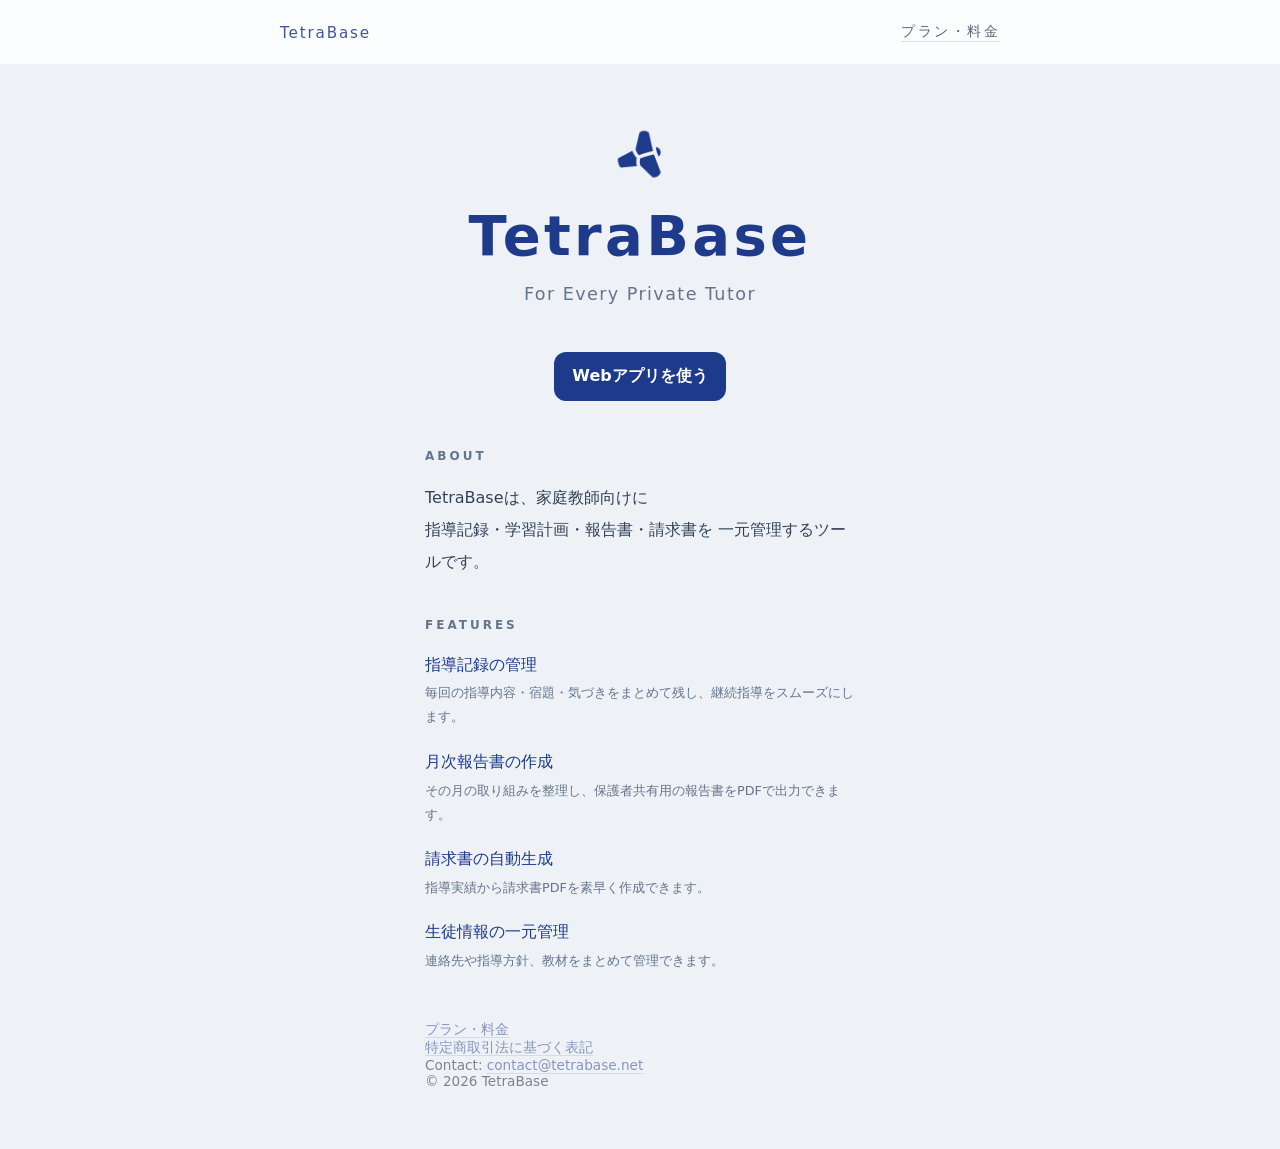
<file: index.html>
<!DOCTYPE html>
<html lang="ja">

<head>
  <meta charset="UTF-8" />
  <title>TetraBase</title>
  <meta name="viewport" content="width=device-width, initial-scale=1.0" />
  <meta name="description" content="TetraBaseは、家庭教師向けに指導記録・報告書・請求書を一元管理するツールです。" />
  <link rel="stylesheet" href="./assets/css/common.css" />
  <link rel="stylesheet" href="./assets/css/index.css" />
</head>

<body>

  <div id="top"></div>

  <header class="header">
    <div class="header-inner">
      <div class="header-left">
        <a class="header-title-link" href="#top" aria-label="Back to top">
          <span class="header-title">TetraBase</span>
        </a>
      </div>

      <nav class="header-nav">
        <a href="./pricing.html">プラン・料金</a>
      </nav>
    </div>
  </header>

  <div class="wrapper">
    <div class="content">

      <div class="hero">
        <div id="logoAnchor" class="logo-spacer"></div>

        <h1>TetraBase</h1>
        <div class="tagline">For Every Private Tutor</div>
        <a class="dl-btn" href="https://web.tetrabase.net/login">
          Webアプリを使う
        </a>
      </div>

      <section>
        <h2>ABOUT</h2>
        <p>
          TetraBaseは、家庭教師向けに<br>
          指導記録・学習計画・報告書・請求書を
          一元管理するツールです。
        </p>
      </section>

      <section>
        <h2>FEATURES</h2>
        <ul class="features">
          <li>
            <span class="feat-title">指導記録の管理</span>
            <span class="feat-desc">毎回の指導内容・宿題・気づきをまとめて残し、継続指導をスムーズにします。</span>
          </li>
          <li>
            <span class="feat-title">月次報告書の作成</span>
            <span class="feat-desc">その月の取り組みを整理し、保護者共有用の報告書をPDFで出力できます。</span>
          </li>
          <li>
            <span class="feat-title">請求書の自動生成</span>
            <span class="feat-desc">指導実績から請求書PDFを素早く作成できます。</span>
          </li>
          <li>
            <span class="feat-title">生徒情報の一元管理</span>
            <span class="feat-desc">連絡先や指導方針、教材をまとめて管理できます。</span>
          </li>
        </ul>
      </section>

      <footer>
        <a href="./pricing.html">プラン・料金</a><br>
        <a href="./tokusho.html">特定商取引法に基づく表記</a><br>
        Contact: <a href="mailto:contact@tetrabase.net">contact@tetrabase.net</a><br>
        © 2026 TetraBase
      </footer>

    </div>
  </div>

  <img id="brandLogo" src="./assets/images/logo.png" alt="TetraBase logo" class="logo-fixed" />

  <script src="./assets/js/logo.js"></script>

</body>

</html>
</file>
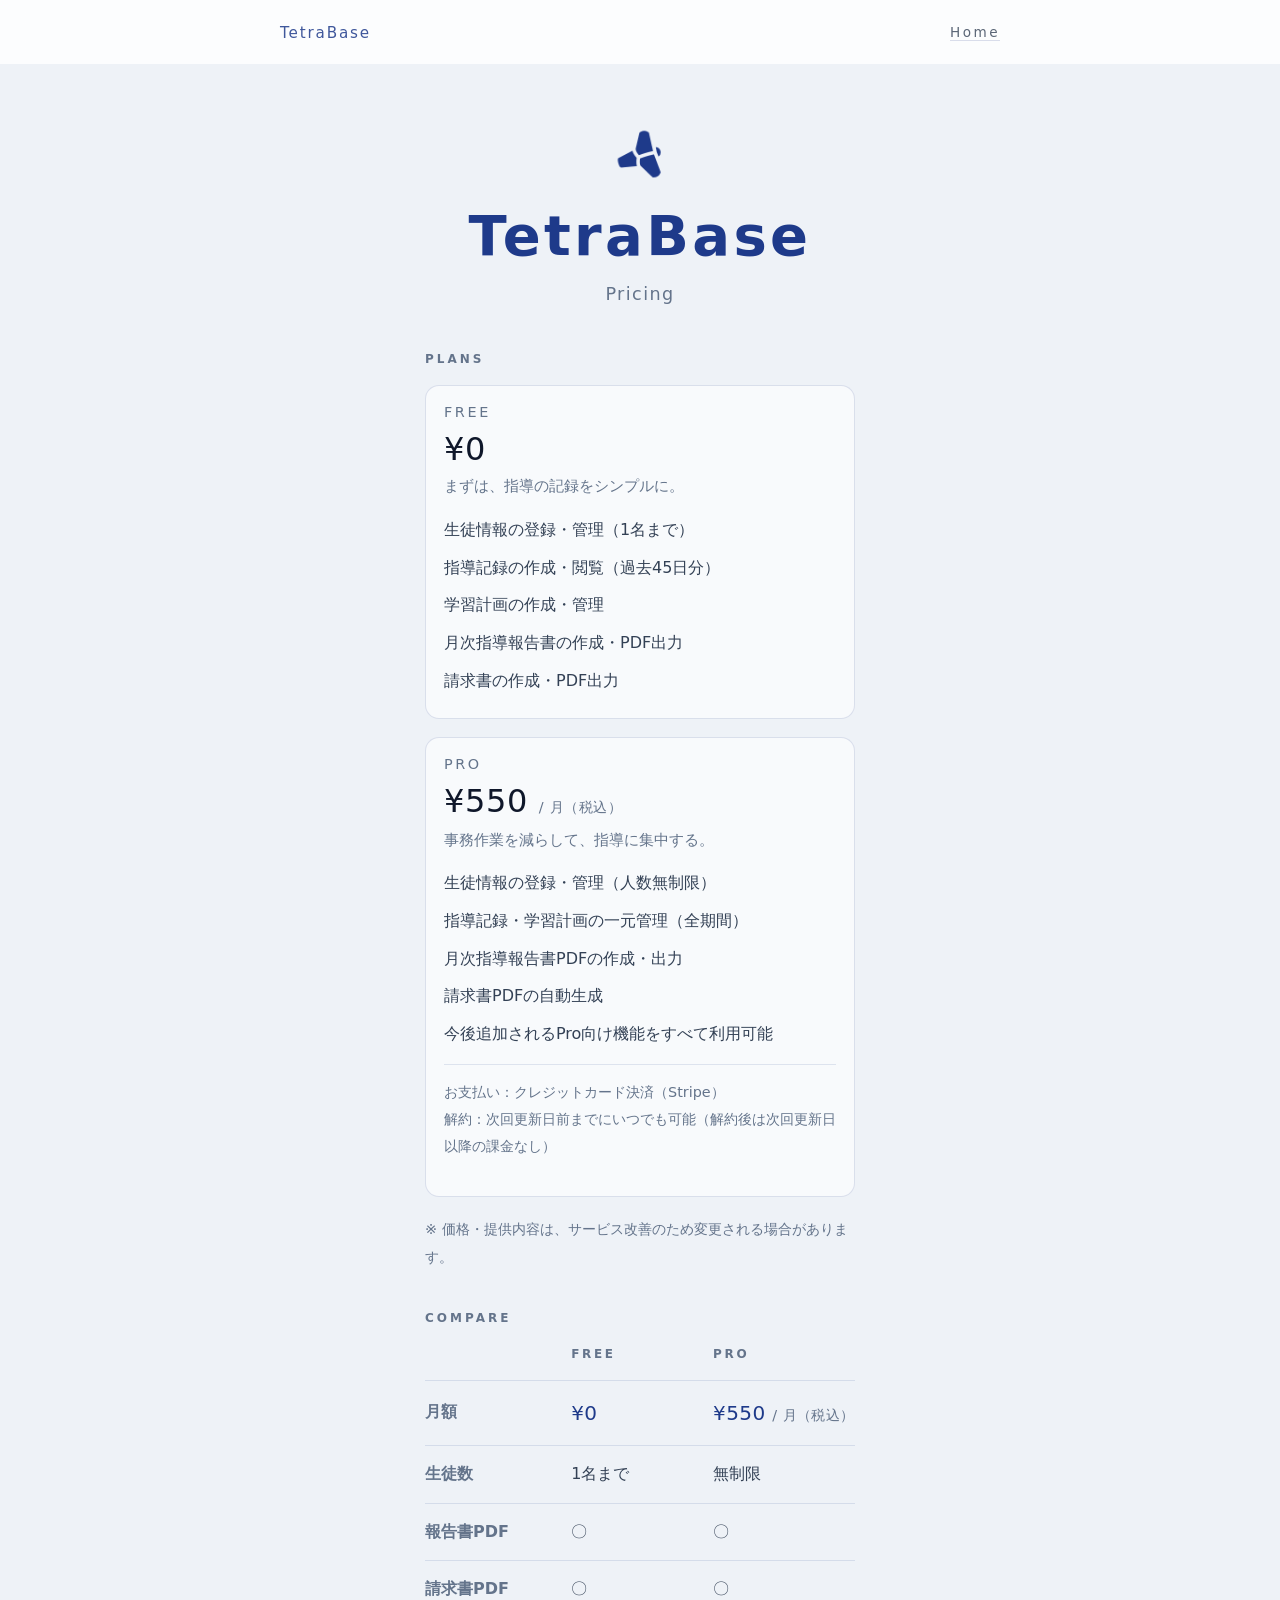
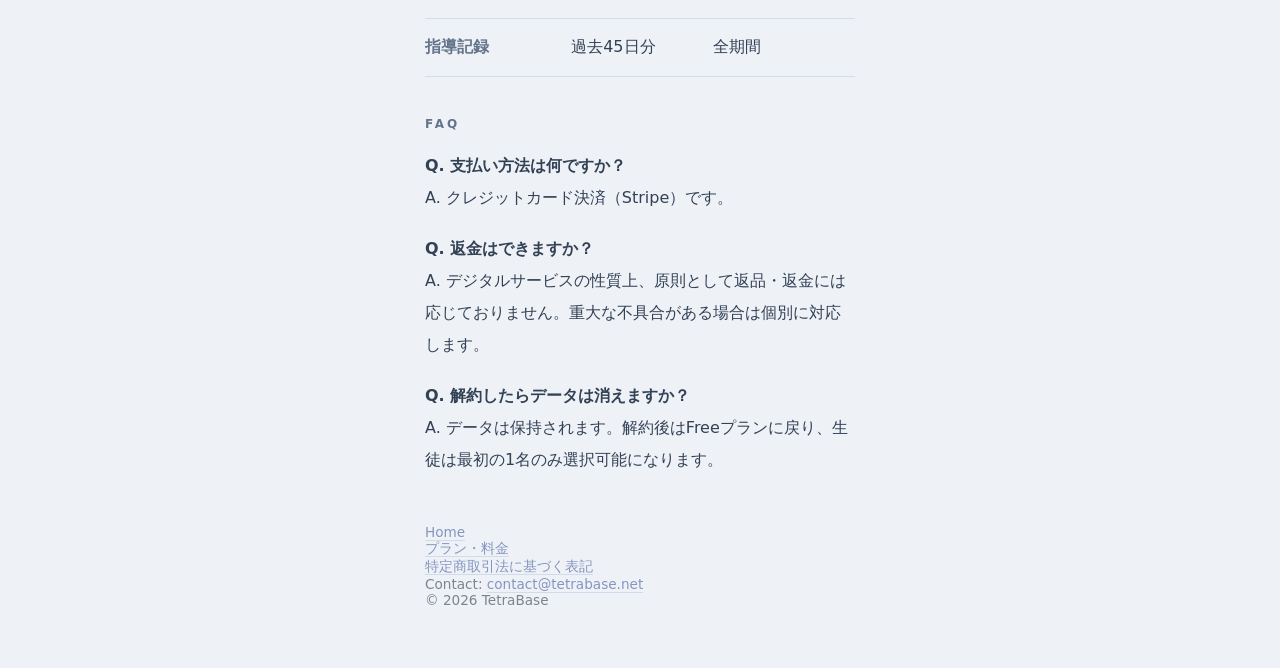
<file: pricing.html>
<!DOCTYPE html>
<html lang="ja">

<head>
  <meta charset="UTF-8" />
  <title>TetraBase | Pricing</title>
  <meta name="viewport" content="width=device-width, initial-scale=1.0" />
  <meta name="description" content="TetraBaseの料金プラン（Free / Pro）についてのページです。" />
  <link rel="stylesheet" href="./assets/css/common.css" />
  <link rel="stylesheet" href="./assets/css/pricing.css" />
</head>

<body>
  <div id="top"></div>

  <header class="header">
    <div class="header-inner">
      <div class="header-left">
        <a class="header-title-link" href="#top" aria-label="Back to top">
          <span class="header-title">TetraBase</span>
        </a>
      </div>

      <nav class="header-nav">
        <a href="./index.html">Home</a>
      </nav>
    </div>
  </header>

  <div class="wrapper">
    <div class="content">

      <div class="hero">
        <div id="logoAnchor" class="logo-spacer"></div>

        <h1>TetraBase</h1>
        <div class="tagline">Pricing</div>
      </div>

      <!-- ===== PLANS (cards) ===== -->
      <section>
        <h2>PLANS</h2>

        <div class="plans">
          <div class="plan">
            <div class="plan-name">FREE</div>
            <div class="plan-price">¥0</div>
            <div class="plan-sub">まずは、指導の記録をシンプルに。</div>

            <ul>
              <li>生徒情報の登録・管理（1名まで）</li>
              <li>指導記録の作成・閲覧（過去45日分）</li>
              <li>学習計画の作成・管理</li>
              <li>月次指導報告書の作成・PDF出力</li>
              <li>請求書の作成・PDF出力</li>
            </ul>

          </div>

          <div class="plan">
            <div class="plan-name">PRO</div>
            <div class="plan-price">¥550 <span class="muted">/ 月（税込）</span></div>
            <div class="plan-sub">事務作業を減らして、指導に集中する。</div>

            <ul>
              <li>生徒情報の登録・管理（人数無制限）</li>
              <li>指導記録・学習計画の一元管理（全期間）</li>
              <li>月次指導報告書PDFの作成・出力</li>
              <li>請求書PDFの自動生成</li>
              <li>今後追加されるPro向け機能をすべて利用可能</li>
            </ul>

            <div class="divider"></div>
            <p class="muted">
              お支払い：クレジットカード決済（Stripe）<br />
              解約：次回更新日前までにいつでも可能（解約後は次回更新日以降の課金なし）
            </p>
          </div>
        </div>

        <p class="note">
          ※ 価格・提供内容は、サービス改善のため変更される場合があります。
        </p>
      </section>

      <!-- ===== COMPARE (minimal table) ===== -->
      <section>
        <h2>COMPARE</h2>

        <table class="compare" aria-label="Pricing comparison table">
          <thead>
            <tr>
              <th></th>
              <th>FREE</th>
              <th>PRO</th>
            </tr>
          </thead>
          <tbody>
            <tr>
              <th>月額</th>
              <td class="price">¥0</td>
              <td class="price">¥550 <span class="muted">/ 月（税込）</span></td>
            </tr>

            <tr>
              <th>生徒数</th>
              <td>1名まで</td>
              <td>無制限</td>
            </tr>

            <tr>
              <th>報告書PDF</th>
              <td>〇</td>
              <td>〇</td>
            </tr>

            <tr>
              <th>請求書PDF</th>
              <td>〇</td>
              <td>〇</td>
            </tr>

            <tr>
              <th>指導記録</th>
              <td>過去45日分</td>
              <td>全期間</td>
            </tr>

          </tbody>
        </table>

      </section>

      <!-- ===== FAQ ===== -->
      <section>
        <h2>FAQ</h2>

        <p><strong>Q. 支払い方法は何ですか？</strong><br />
          A. クレジットカード決済（Stripe）です。</p>

        <p><strong>Q. 返金はできますか？</strong><br />
          A. デジタルサービスの性質上、原則として返品・返金には応じておりません。重大な不具合がある場合は個別に対応します。</p>

        <p><strong>Q. 解約したらデータは消えますか？</strong><br />
          A. データは保持されます。解約後はFreeプランに戻り、生徒は最初の1名のみ選択可能になります。</p>
      </section>

      <footer>
        <a href="./index.html">Home</a><br>
        <a href="./pricing.html">プラン・料金</a><br>
        <a href="./tokusho.html">特定商取引法に基づく表記</a><br>
        Contact: <a href="mailto:contact@tetrabase.net">contact@tetrabase.net</a><br>
        © 2026 TetraBase
      </footer>

    </div>
  </div>

  <img id="brandLogo" src="./assets/images/logo.png" alt="TetraBase logo" class="logo-fixed" />

  <script src="./assets/js/logo.js"></script>
</body>

</html>
</file>
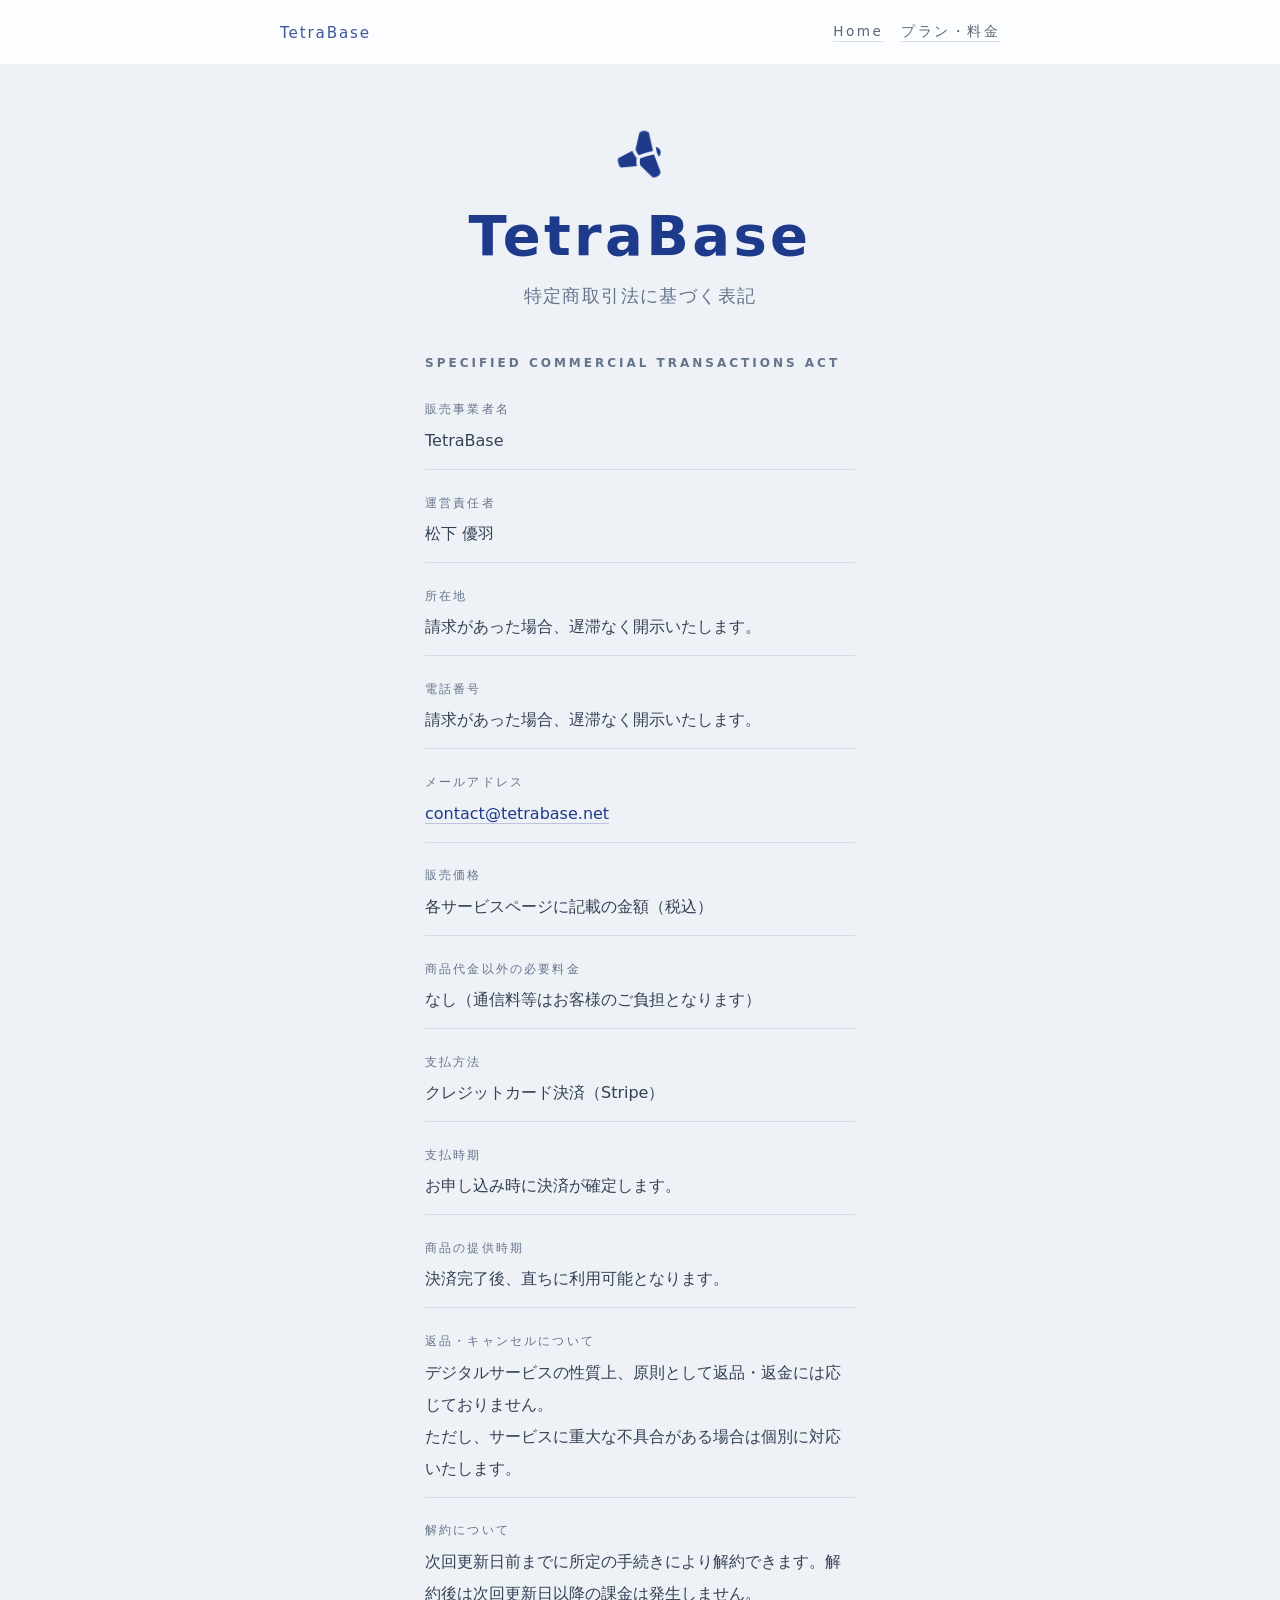
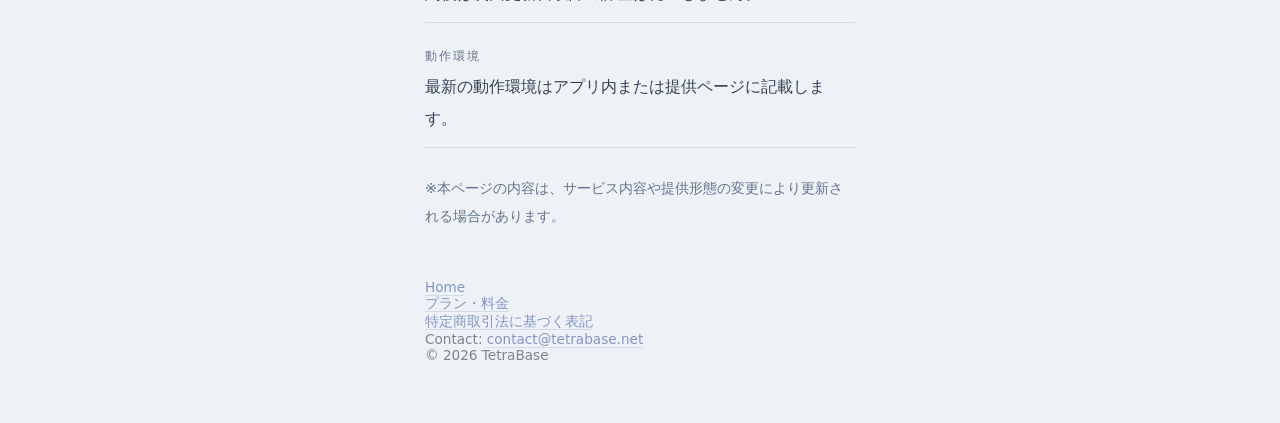
<file: tokusho.html>
<!DOCTYPE html>
<html lang="ja">

<head>
  <meta charset="UTF-8" />
  <title>TetraBase | 特定商取引法に基づく表記</title>
  <meta name="viewport" content="width=device-width, initial-scale=1.0" />
  <meta name="description" content="TetraBaseの特定商取引法に基づく表記ページです。" />
  <link rel="stylesheet" href="./assets/css/common.css" />
  <link rel="stylesheet" href="./assets/css/tokusho.css" />
</head>

<body>
  <div id="top"></div>

  <header class="header">
    <div class="header-inner">
      <div class="header-left">
        <a class="header-title-link" href="#top" aria-label="Back to top">
          <span class="header-title">TetraBase</span>
        </a>
      </div>

      <nav class="header-nav">
        <a href="./index.html">Home</a>
        <a href="./pricing.html">プラン・料金</a>
      </nav>
    </div>
  </header>

  <div class="wrapper">
    <div class="content">

      <div class="hero">
        <div id="logoAnchor" class="logo-spacer"></div>

        <h1>TetraBase</h1>
        <div class="tagline">特定商取引法に基づく表記</div>
      </div>

      <section>
        <h2>SPECIFIED COMMERCIAL TRANSACTIONS ACT</h2>

        <div class="kv">
          <div class="kv-item">
            <div class="kv-key">販売事業者名</div>
            <div class="kv-val">TetraBase</div>
          </div>

          <div class="kv-item">
            <div class="kv-key">運営責任者</div>
            <div class="kv-val">松下 優羽</div>
          </div>

          <div class="kv-item">
            <div class="kv-key">所在地</div>
            <div class="kv-val">請求があった場合、遅滞なく開示いたします。</div>
          </div>

          <div class="kv-item">
            <div class="kv-key">電話番号</div>
            <div class="kv-val">請求があった場合、遅滞なく開示いたします。</div>
          </div>

          <div class="kv-item">
            <div class="kv-key">メールアドレス</div>
            <div class="kv-val">
              <a href="mailto:contact@tetrabase.net">contact@tetrabase.net</a>
            </div>
          </div>

          <div class="kv-item">
            <div class="kv-key">販売価格</div>
            <div class="kv-val">各サービスページに記載の金額（税込）</div>
          </div>

          <div class="kv-item">
            <div class="kv-key">商品代金以外の必要料金</div>
            <div class="kv-val">なし（通信料等はお客様のご負担となります）</div>
          </div>

          <div class="kv-item">
            <div class="kv-key">支払方法</div>
            <div class="kv-val">クレジットカード決済（Stripe）</div>
          </div>

          <div class="kv-item">
            <div class="kv-key">支払時期</div>
            <div class="kv-val">お申し込み時に決済が確定します。</div>
          </div>

          <div class="kv-item">
            <div class="kv-key">商品の提供時期</div>
            <div class="kv-val">決済完了後、直ちに利用可能となります。</div>
          </div>

          <div class="kv-item">
            <div class="kv-key">返品・キャンセルについて</div>
            <div class="kv-val">
              デジタルサービスの性質上、原則として返品・返金には応じておりません。<br />
              ただし、サービスに重大な不具合がある場合は個別に対応いたします。
            </div>
          </div>

          <div class="kv-item">
            <div class="kv-key">解約について</div>
            <div class="kv-val">
              次回更新日前までに所定の手続きにより解約できます。解約後は次回更新日以降の課金は発生しません。
            </div>
          </div>

          <div class="kv-item">
            <div class="kv-key">動作環境</div>
            <div class="kv-val">
              最新の動作環境はアプリ内または提供ページに記載します。
            </div>
          </div>
        </div>

        <p class="note" style="margin-top: 1.6rem;">
          ※本ページの内容は、サービス内容や提供形態の変更により更新される場合があります。
        </p>
      </section>

      <footer>
        <a href="./index.html">Home</a><br>
        <a href="./pricing.html">プラン・料金</a><br>
        <a href="./tokusho.html">特定商取引法に基づく表記</a><br>
        Contact: <a href="mailto:contact@tetrabase.net">contact@tetrabase.net</a><br>
        © 2026 TetraBase
      </footer>

    </div>
  </div>

  <img id="brandLogo" src="./assets/images/logo.png" alt="TetraBase logo" class="logo-fixed" />

  <script src="./assets/js/logo.js"></script>
</body>

</html>
</file>
<file: assets/css/common.css>
:root {
  --header-h: 64px;
  --logo-size: 60px;

  /* === Color Theme (Navy Light) === */
  --bg-main: #eef2f7;
  --bg-header: rgba(255, 255, 255, 0.82);

  --text-main: #0f172a;
  --text-sub: #334155;
  --text-muted: #64748b;

  --navy-accent: #1e3a8a;
}

html {
  scroll-behavior: smooth;
}

body {
  margin: 0;
  background: var(--bg-main);
  color: var(--text-main);
  font-family: system-ui, -apple-system, BlinkMacSystemFont, sans-serif;
}

#top {
  position: absolute;
  top: 0;
  left: 0;
}

/* ===== Header (fixed) ===== */
.header {
  position: fixed;
  top: 0;
  left: 0;
  right: 0;
  height: var(--header-h);

  z-index: 300;
  transform: translateZ(0);
  will-change: transform;

  display: flex;
  align-items: center;
  justify-content: center;

  background: var(--bg-header);
  backdrop-filter: blur(12px);
  -webkit-backdrop-filter: blur(12px);
}

.header-inner {
  max-width: 720px;
  width: 100%;
  padding: 0 24px;

  display: flex;
  align-items: center;
  justify-content: space-between;
}

.header-left {
  display: flex;
  align-items: center;
  gap: 12px;
  min-width: 140px;
}

.header-title {
  font-size: 0.95rem;
  letter-spacing: 0.12em;
  color: var(--navy-accent);
  opacity: 0.85;
  white-space: nowrap;
}

.header-title-link {
  color: inherit;
  text-decoration: none;
  border-bottom: none;
  display: inline-block;
}

.header-title-link:hover .header-title {
  opacity: 0.95;
}

.header-nav {
  display: flex;
  gap: 18px;
}

.header-nav a {
  font-size: 0.85rem;
  letter-spacing: 0.18em;
  color: var(--text-sub);
  opacity: 0.8;
  border-bottom: 1px solid rgba(30, 58, 138, 0.2);
  text-decoration: none;
}

.header-nav a:hover {
  color: var(--navy-accent);
  opacity: 1;
}

/* ===== Layout ===== */
.wrapper {
  min-height: 100vh;
  display: flex;
  justify-content: center;
  padding: calc(120px + var(--header-h)) 24px 120px;
}

.content {
  max-width: 720px;
  width: 100%;
}

h1 {
  font-size: 3.5rem;
  letter-spacing: 0.06em;
  margin: 0 0 1rem;
  text-align: center;
  color: var(--navy-accent);
}

.tagline {
  font-size: 1.1rem;
  letter-spacing: 0.08em;
  color: var(--text-muted);
  margin-bottom: 6rem;
  text-align: center;
}

section {
  max-width: 430px;
  margin: 0 auto 5rem;
  text-align: left;
}

h2 {
  font-size: 0.75rem;
  letter-spacing: 0.25em;
  color: var(--text-muted);
  margin-bottom: 1.2rem;
}

p {
  line-height: 2;
  font-size: 1rem;
  color: var(--text-sub);
  margin: 0;
}

ul {
  list-style: none;
  padding: 0;
  margin: 0;
}

footer {
  max-width: 430px;
  margin: 6rem auto 0;
  text-align: left;
  font-size: 0.85rem;
  opacity: 0.5;
}

a {
  color: var(--navy-accent);
  text-decoration: none;
  border-bottom: 1px solid rgba(30, 58, 138, 0.25);
}

a:hover {
  border-bottom-color: rgba(30, 58, 138, 0.6);
}

/* ===== Hero ===== */
.hero {
  text-align: center;
  margin-bottom: 6rem;
}

/* ===== PC: reduce vertical spacing ===== */
@media (min-width: 768px) {
  .wrapper {
    padding: calc(60px + var(--header-h)) 24px 60px;
  }

  .tagline {
    margin-bottom: 3rem;
  }

  .hero {
    margin-bottom: 3rem;
  }

  section {
    margin-bottom: 2.5rem;
  }

  footer {
    margin-top: 3rem;
  }
}

.logo-spacer {
  height: var(--logo-size);
  margin: 0 auto 1.2rem;
}

.logo-fixed {
  width: var(--logo-size);
  opacity: 1;

  position: fixed;
  left: 50%;

  transform: translateX(-50%) translateZ(0);
  isolation: isolate;
  z-index: 1000;

  top: 0;

  transition: opacity 180ms ease;
  will-change: top, opacity;
  pointer-events: none;
}

.logo-fixed.is-stuck {
  opacity: 0.7;
}
</file>
<file: assets/css/index.css>
/* ===== Features ===== */
.features li {
  margin-bottom: 1.2rem;
}

.features .feat-title {
  display: block;
  font-size: 1rem;
  color: var(--navy-accent);
  line-height: 1.6;
}

.features .feat-desc {
  display: block;
  font-size: 0.8rem;
  color: var(--text-muted);
  line-height: 1.9;
  margin-top: 0.25rem;
}

/* ===== Download button ===== */
.dl-btn {
  display: inline-block;
  padding: 14px 18px;
  border-radius: 12px;
  background: var(--navy-accent);
  color: #fff;
  text-decoration: none;
  border-bottom: none;
  font-weight: 700;
}

.dl-btn:hover {
  opacity: 0.9;
  border-bottom: none;
}

.dl-note {
  margin-top: 10px;
  color: #555;
  font-size: 14px;
  line-height: 1.5;
}
</file>
<file: assets/css/pricing.css>
p {
  margin: 0 0 1.2rem;
}

li {
  line-height: 2;
  font-size: 1rem;
  color: var(--text-sub);
  margin: 0 0 0.35rem;
}

/* ===== Pricing cards ===== */
.plans {
  display: grid;
  grid-template-columns: 1fr;
  gap: 18px;
}

.plan {
  border: 1px solid rgba(30, 58, 138, 0.14);
  border-radius: 14px;
  padding: 18px 18px 16px;
  background: rgba(255, 255, 255, 0.6);
}

.plan-name {
  font-size: 0.9rem;
  letter-spacing: 0.18em;
  color: var(--text-muted);
  margin: 0 0 10px;
}

.plan-price {
  font-size: 2rem;
  letter-spacing: 0.02em;
  margin: 0 0 6px;
}

.plan-sub {
  font-size: 0.95rem;
  color: var(--text-muted);
  margin: 0 0 14px;
  line-height: 1.7;
}

.muted {
  color: var(--text-muted);
  font-size: 0.9rem;
  line-height: 1.9;
}

.divider {
  height: 1px;
  background: rgba(30, 58, 138, 0.12);
  margin: 14px 0;
}

.badge {
  display: inline-block;
  font-size: 0.75rem;
  letter-spacing: 0.14em;
  color: var(--navy-accent);
  padding: 6px 10px;
  border: 1px solid rgba(30, 58, 138, 0.2);
  border-radius: 999px;
  margin-bottom: 12px;
  background: rgba(30, 58, 138, 0.06);
}

.note {
  font-size: 0.9rem;
  color: var(--text-muted);
  line-height: 1.9;
  margin-top: 1.2rem;
}

/* ===== Compare Table ===== */
.compare {
  width: 100%;
  border-collapse: collapse;
  border-spacing: 0;
  margin-top: 6px;
}

.compare th,
.compare td {
  text-align: left;
  padding: 14px 0;
  border-bottom: 1px solid rgba(30, 58, 138, 0.12);
  font-size: 1rem;
  line-height: 1.8;
  color: var(--text-sub);
}

.compare thead th {
  font-size: 0.75rem;
  letter-spacing: 0.22em;
  text-transform: uppercase;
  color: var(--text-muted);
  padding-top: 0;
}

.compare th:first-child,
.compare td:first-child {
  width: 34%;
  color: var(--text-muted);
}

.compare td:nth-child(2),
.compare td:nth-child(3) {
  width: 33%;
}

.compare .price {
  font-size: 1.25rem;
  letter-spacing: 0.02em;
  color: var(--navy-accent);
}
</file>
<file: assets/css/tokusho.css>
p {
  margin: 0 0 1.2rem;
}

li {
  line-height: 2;
  font-size: 1rem;
  color: var(--text-sub);
  margin: 0 0 0.8rem;
}

/* ===== Key-Value list ===== */
.kv {
  display: grid;
  grid-template-columns: 1fr;
  gap: 0.8rem;
}

.kv-item {
  padding: 12px 0;
  border-bottom: 1px solid rgba(30, 58, 138, 0.12);
}

.kv-key {
  font-size: 0.75rem;
  letter-spacing: 0.18em;
  color: var(--text-muted);
  margin-bottom: 0.4rem;
}

.kv-val {
  line-height: 2;
  font-size: 1rem;
  color: var(--text-sub);
}

.note {
  font-size: 0.9rem;
  color: var(--text-muted);
}
</file>
